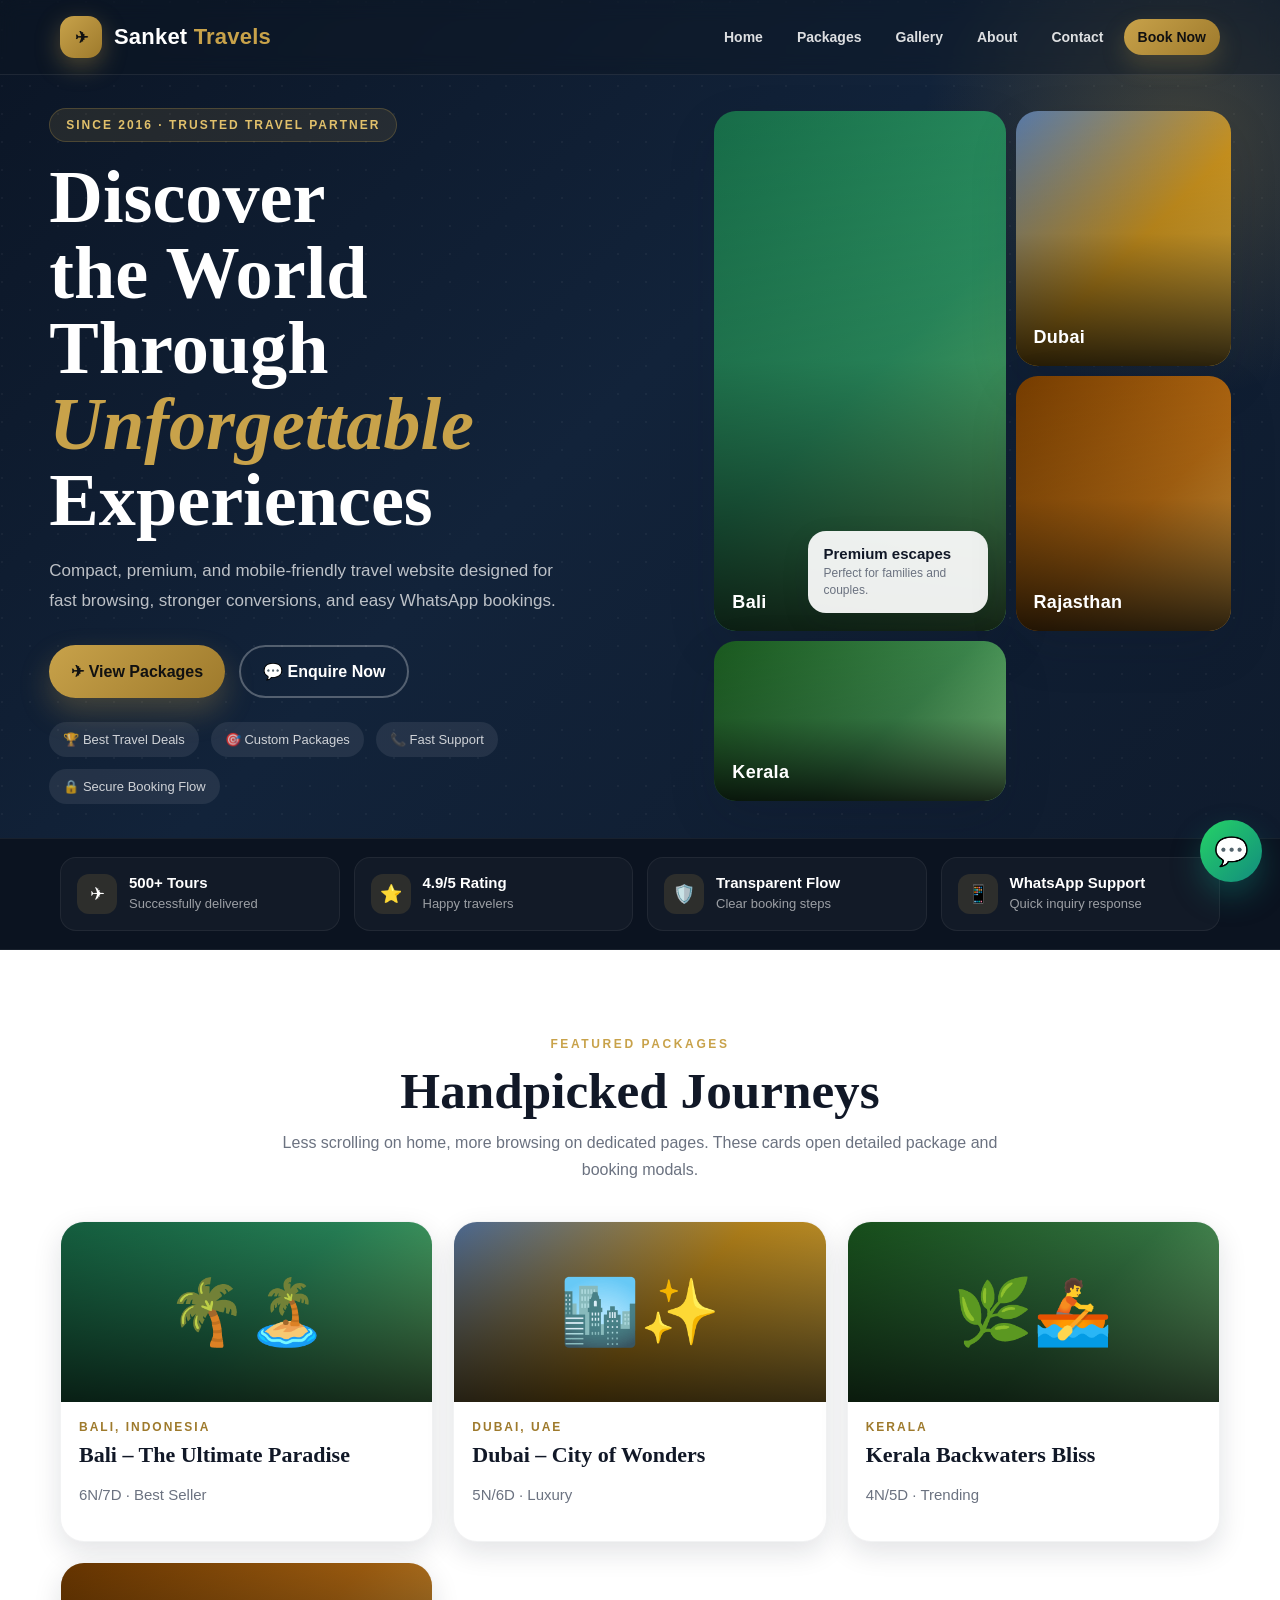
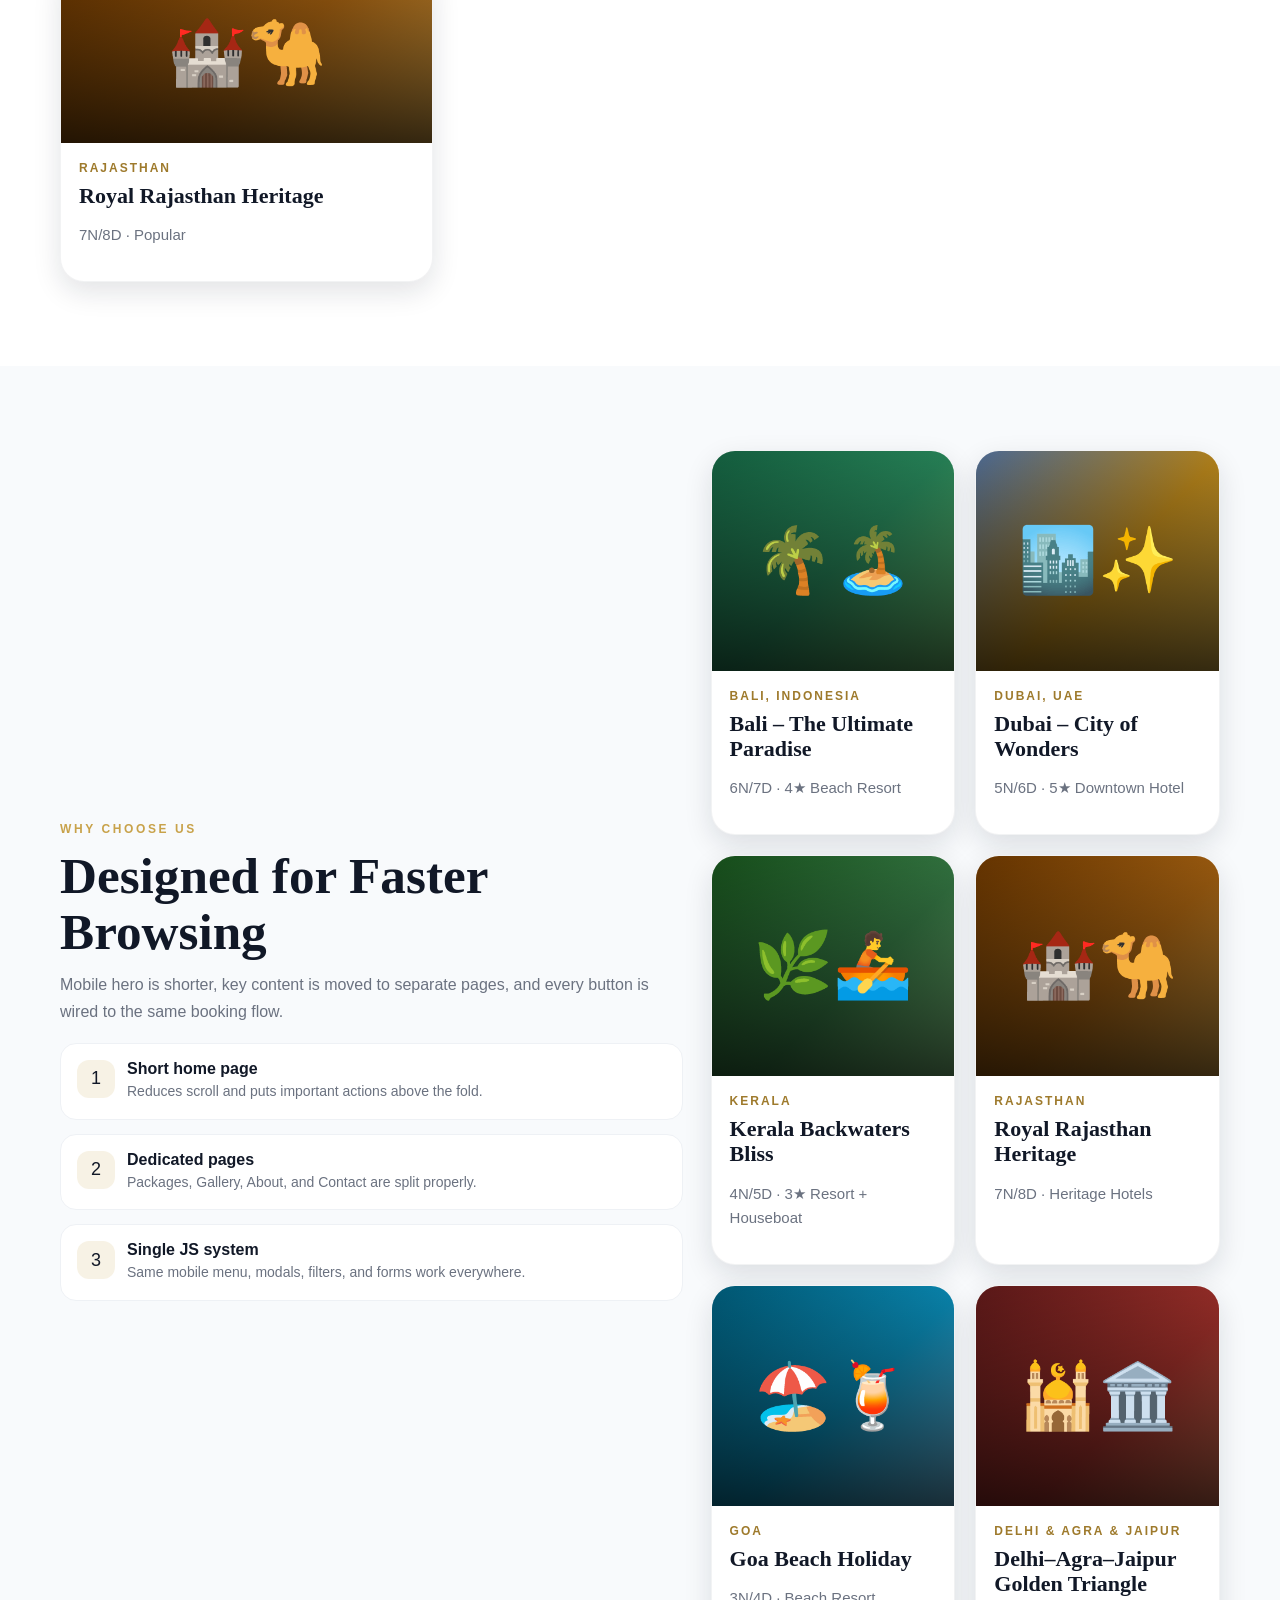
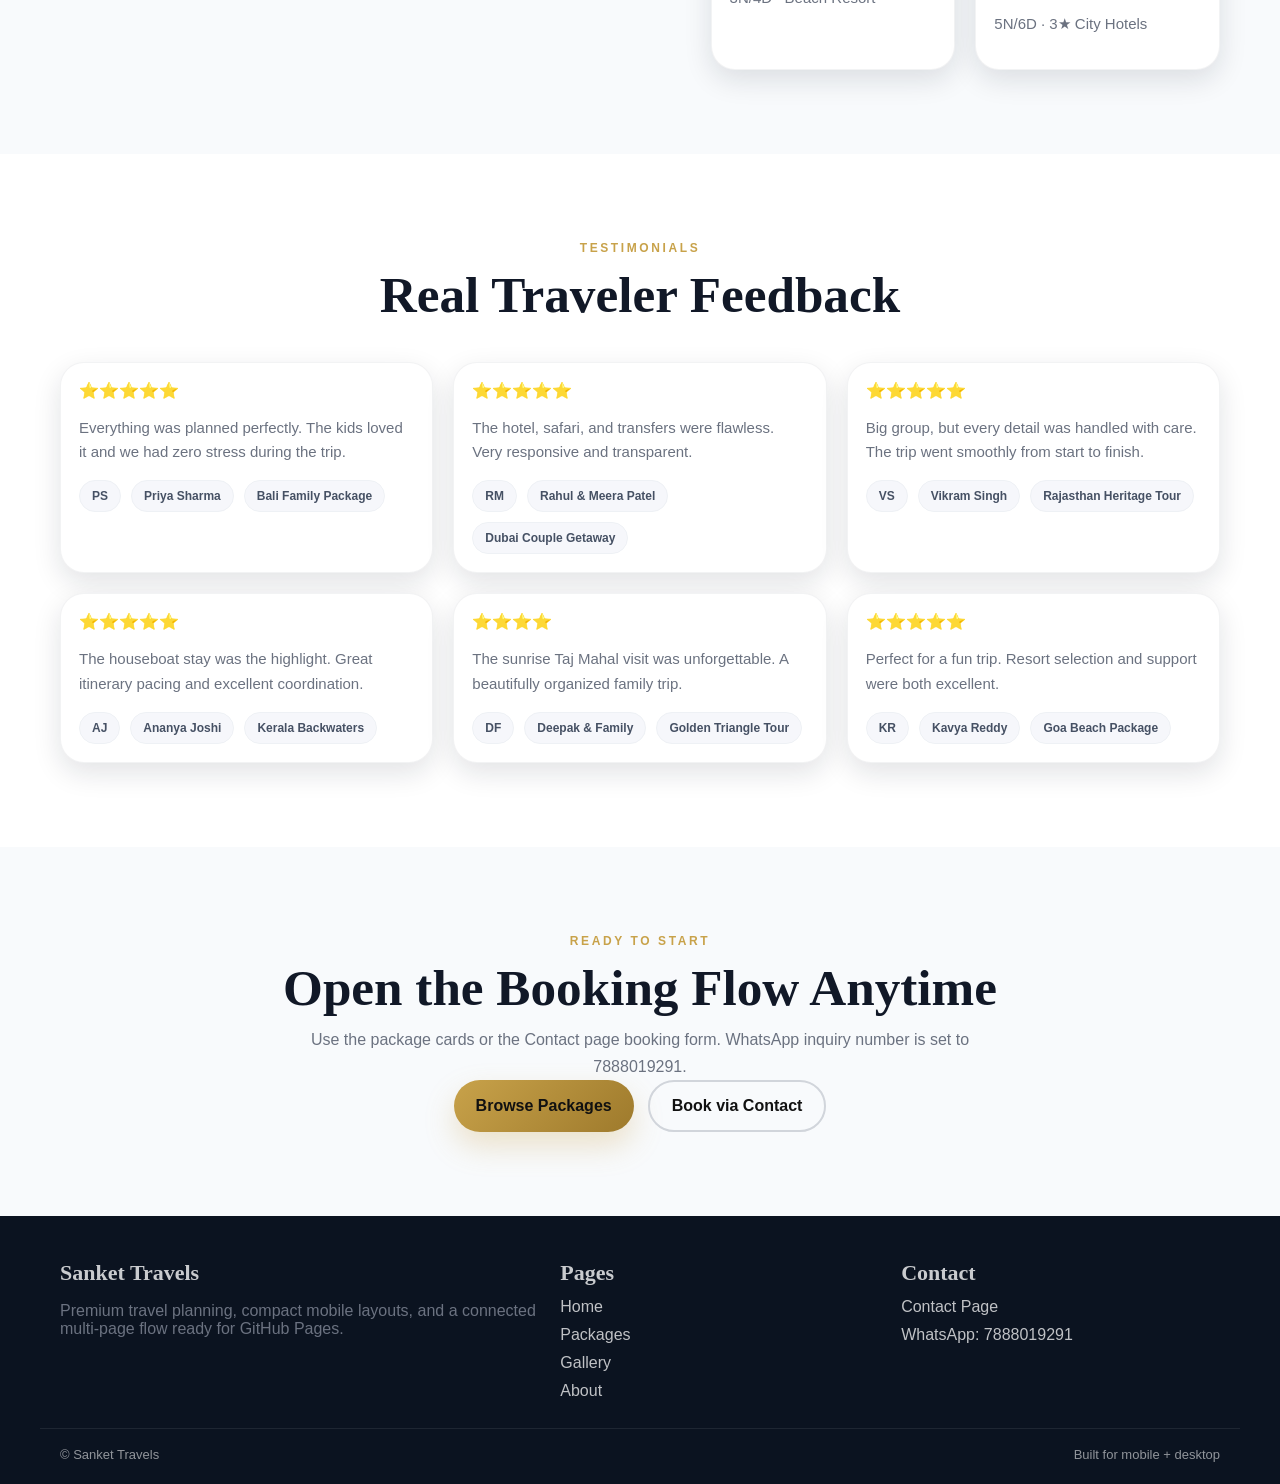
<file: index.html>
<!doctype html>
<html lang="en">
<head>
  <meta charset="UTF-8" />
  <meta name="viewport" content="width=device-width, initial-scale=1.0" />
  <title>Sanket Travels – Premium Travel Packages</title>
  <meta name="description" content="Sanket Travels offers premium travel packages across Bali, Dubai, Goa, Kerala, Rajasthan and more." />
  <meta name="theme-color" content="#0e1623" />
  <link rel="preconnect" href="https://fonts.googleapis.com">
  <link rel="preconnect" href="https://fonts.gstatic.com" crossorigin>
  <link href="https://fonts.googleapis.com/css2?family=Cormorant+Garamond:wght@600;700&family=Inter:wght@400;500;600;700;800&display=swap" rel="stylesheet">
  <link rel="stylesheet" href="assets/css/style.css" />
</head>
<body>
  <header class="navbar" id="navbar">
    <div class="container navbar-inner">
      <a class="brand" href="index.html">
        <div class="brand-mark">✈</div>
        <div class="brand-name">Sanket <span>Travels</span></div>
      </a>
      <nav class="nav-links">
        <a href="index.html" class="active">Home</a>
        <a href="packages.html" >Packages</a>
        <a href="gallery.html" >Gallery</a>
        <a href="about.html" >About</a>
        <a href="contact.html" >Contact</a>
        <a class="nav-cta" href="contact.html#booking">Book Now</a>
      </nav>
      <button class="hamburger" id="hamburger" aria-label="Open menu"><span></span><span></span><span></span></button>
    </div>
  </header>

  <nav class="mobile-menu" id="mobileMenu" aria-label="Mobile navigation">
    <a href="index.html" data-close-menu>🏠 Home</a>
    <a href="packages.html" data-close-menu>📦 Packages</a>
    <a href="gallery.html" data-close-menu>🖼️ Gallery</a>
    <a href="about.html" data-close-menu>👥 About</a>
    <a href="contact.html" data-close-menu>📞 Contact</a>
    <a href="contact.html#booking" class="mobile-book" data-close-menu>✈ Book Now</a>
  </nav>

  <main>
    <section class="hero" id="home">
      <div class="container hero-inner">
        <div>
          <div class="eyebrow">Since 2016 · Trusted Travel Partner</div>
          <h1>Discover the World Through <em>Unforgettable</em> Experiences</h1>
          <p>Compact, premium, and mobile-friendly travel website designed for fast browsing, stronger conversions, and easy WhatsApp bookings.</p>
          <div class="hero-actions">
            <button class="btn btn-primary" data-scroll="featured">✈ View Packages</button>
            <a class="btn btn-outline" href="contact.html#booking">💬 Enquire Now</a>
          </div>
          <div class="hero-badges">
            <div class="hero-badge">🏆 Best Travel Deals</div>
            <div class="hero-badge">🎯 Custom Packages</div>
            <div class="hero-badge">📞 Fast Support</div>
            <div class="hero-badge">🔒 Secure Booking Flow</div>
          </div>
        </div>
        <div class="hero-visual">
          <div class="hero-tile big">
            <div class="hero-art art-bali"><span>Bali</span></div>
            <div class="hero-card"><strong>Premium escapes</strong><span>Perfect for families and couples.</span></div>
          </div>
          <div class="hero-tile">
            <div class="hero-art art-dubai"><span>Dubai</span></div>
          </div>
          <div class="hero-tile">
            <div class="hero-art art-rajasthan"><span>Rajasthan</span></div>
          </div>
          <div class="hero-tile">
            <div class="hero-art art-kerala"><span>Kerala</span></div>
          </div>
        </div>
      </div>
    </section>

    <section class="trustbar">
      <div class="container trustbar-inner">
        <div class="trust-box"><div class="trust-ico">✈</div><div><strong>500+ Tours</strong><span>Successfully delivered</span></div></div>
        <div class="trust-box"><div class="trust-ico">⭐</div><div><strong>4.9/5 Rating</strong><span>Happy travelers</span></div></div>
        <div class="trust-box"><div class="trust-ico">🛡️</div><div><strong>Transparent Flow</strong><span>Clear booking steps</span></div></div>
        <div class="trust-box"><div class="trust-ico">📱</div><div><strong>WhatsApp Support</strong><span>Quick inquiry response</span></div></div>
      </div>
    </section>

    <section class="section section-alt" id="featured">
      <div class="container">
        <div class="section-header">
          <div class="section-kicker">Featured Packages</div>
          <h2 class="section-title">Handpicked Journeys</h2>
          <p class="section-sub">Less scrolling on home, more browsing on dedicated pages. These cards open detailed package and booking modals.</p>
        </div>
        <div class="grid grid-3" id="featuredPackagesGrid"></div>
      </div>
    </section>

    <section class="section section-soft">
      <div class="container two-col">
        <div>
          <div class="section-kicker">Why Choose Us</div>
          <h2 class="section-title">Designed for Faster Browsing</h2>
          <p class="section-sub mt-0">Mobile hero is shorter, key content is moved to separate pages, and every button is wired to the same booking flow.</p>
          <div class="copy-list">
            <div class="copy-item"><div class="ico">1</div><div><strong>Short home page</strong><span>Reduces scroll and puts important actions above the fold.</span></div></div>
            <div class="copy-item"><div class="ico">2</div><div><strong>Dedicated pages</strong><span>Packages, Gallery, About, and Contact are split properly.</span></div></div>
            <div class="copy-item"><div class="ico">3</div><div><strong>Single JS system</strong><span>Same mobile menu, modals, filters, and forms work everywhere.</span></div></div>
          </div>
        </div>
        <div class="grid grid-2" id="destinationsGrid"></div>
      </div>
    </section>

    <section class="section section-alt">
      <div class="container">
        <div class="section-header">
          <div class="section-kicker">Testimonials</div>
          <h2 class="section-title">Real Traveler Feedback</h2>
        </div>
        <div class="grid grid-3" id="testimonialsGrid"></div>
      </div>
    </section>

    <section class="section section-soft">
      <div class="container center">
        <div class="section-kicker">Ready to Start</div>
        <h2 class="section-title">Open the Booking Flow Anytime</h2>
        <p class="section-sub">Use the package cards or the Contact page booking form. WhatsApp inquiry number is set to 7888019291.</p>
        <div class="hero-actions" style="justify-content:center">
          <a class="btn btn-primary" href="packages.html">Browse Packages</a>
          <a class="btn btn-outline" href="contact.html#booking" style="color:#111;border-color:#d1d5db">Book via Contact</a>
        </div>
      </div>
    </section>
  </main>

  <footer class="footer">
    <div class="container footer-grid">
      <div>
        <h3>Sanket Travels</h3>
        <p class="muted">Premium travel planning, compact mobile layouts, and a connected multi-page flow ready for GitHub Pages.</p>
      </div>
      <div>
        <h3>Pages</h3>
        <div class="footer-links">
          <a href="index.html">Home</a>
          <a href="packages.html">Packages</a>
          <a href="gallery.html">Gallery</a>
          <a href="about.html">About</a>
        </div>
      </div>
      <div>
        <h3>Contact</h3>
        <div class="footer-links">
          <a href="contact.html">Contact Page</a>
          <a href="https://wa.me/917888019291" target="_blank" rel="noopener">WhatsApp: 7888019291</a>
        </div>
      </div>
    </div>
    <div class="container footer-bottom">
      <span>© Sanket Travels</span>
      <span>Built for mobile + desktop</span>
    </div>
  </footer>

  <a class="whatsapp-float" id="whatsappFloat" href="#" target="_blank" rel="noopener" aria-label="WhatsApp inquiry">💬</a>

  <div class="toast" id="toast" role="status" aria-live="polite">
    <div class="icon" id="toastIcon">✅</div>
    <div><strong id="toastTitle">Success</strong><div id="toastMsg">Done</div></div>
  </div>

  <div class="modal" id="packageModal" aria-hidden="true">
    <div class="modal-panel">
      <div class="modal-head">
        <h2 class="modal-title" id="packageModalTitle">Package Details</h2>
        <button class="modal-close" type="button" data-close-modal="#packageModal">×</button>
      </div>
      <div class="modal-body" id="packageModalBody"></div>
    </div>
  </div>

  <div class="modal" id="bookingModal" aria-hidden="true">
    <div class="modal-panel">
      <div class="modal-head">
        <h2 class="modal-title">Booking</h2>
        <button class="modal-close" type="button" data-close-modal="#bookingModal">×</button>
      </div>
      <div class="modal-body">
        <div class="booking-steps">
          <div class="step" id="bookingStep1">1. Package</div>
          <div class="step" id="bookingStep2">2. Details</div>
          <div class="step" id="bookingStep3">3. Confirm</div>
        </div>
        <div class="booking-split">
          <div id="bookingContent"></div>
          <aside class="summary" id="bookingSummary"></aside>
        </div>
      </div>
    </div>
  </div>

  <script src="assets/js/script.js"></script>
</body>
</html>
</file>
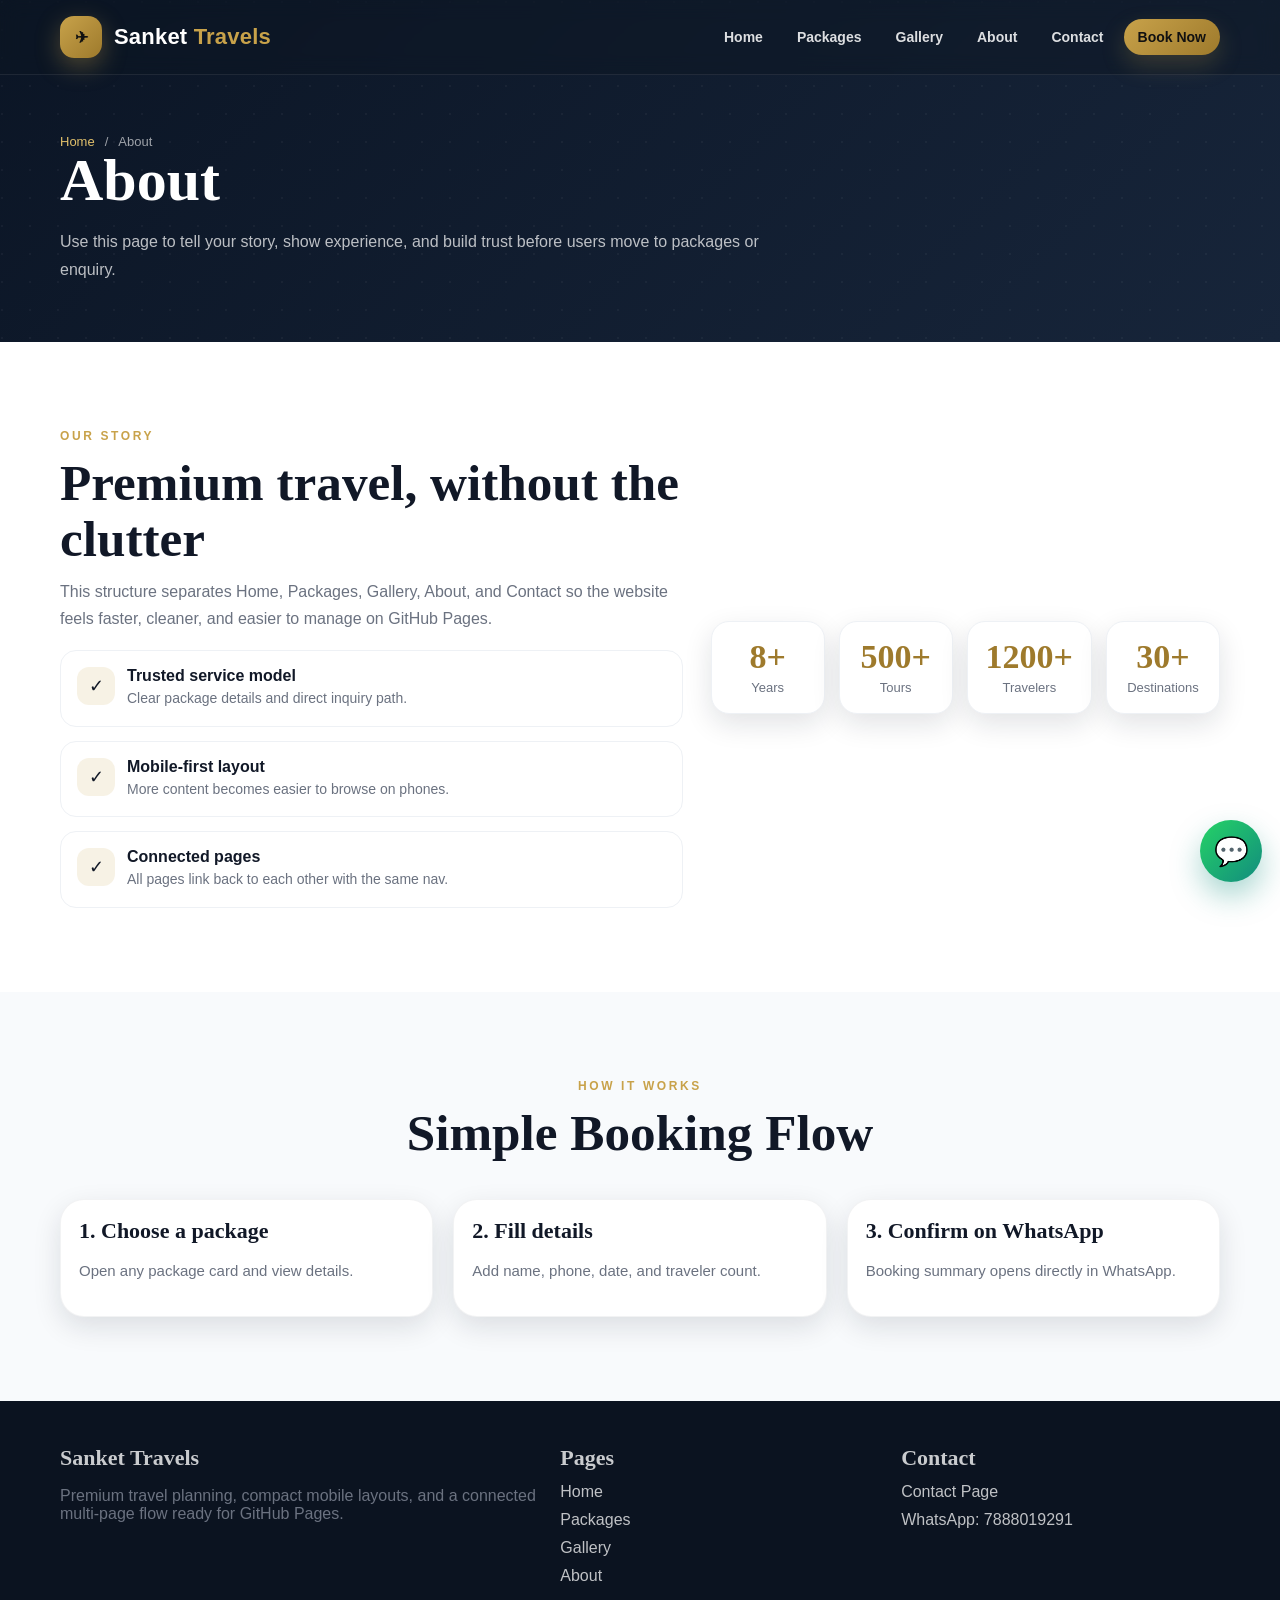
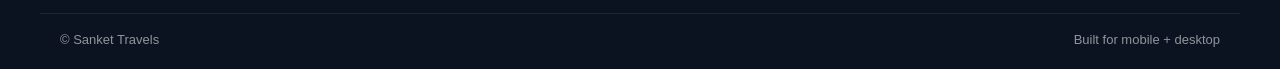
<file: about.html>
<!doctype html>
<html lang="en">
<head>
  <meta charset="UTF-8" />
  <meta name="viewport" content="width=device-width, initial-scale=1.0" />
  <title>Sanket Travels – About</title>
  <meta name="description" content="Learn about Sanket Travels, its service model and travel planning approach." />
  <meta name="theme-color" content="#0e1623" />
  <link rel="preconnect" href="https://fonts.googleapis.com">
  <link rel="preconnect" href="https://fonts.gstatic.com" crossorigin>
  <link href="https://fonts.googleapis.com/css2?family=Cormorant+Garamond:wght@600;700&family=Inter:wght@400;500;600;700;800&display=swap" rel="stylesheet">
  <link rel="stylesheet" href="assets/css/style.css" />
</head>
<body>
  <header class="navbar" id="navbar">
    <div class="container navbar-inner">
      <a class="brand" href="index.html">
        <div class="brand-mark">✈</div>
        <div class="brand-name">Sanket <span>Travels</span></div>
      </a>
      <nav class="nav-links">
        <a href="index.html" >Home</a>
        <a href="packages.html" >Packages</a>
        <a href="gallery.html" >Gallery</a>
        <a href="about.html" class="active">About</a>
        <a href="contact.html" >Contact</a>
        <a class="nav-cta" href="contact.html#booking">Book Now</a>
      </nav>
      <button class="hamburger" id="hamburger" aria-label="Open menu"><span></span><span></span><span></span></button>
    </div>
  </header>

  <nav class="mobile-menu" id="mobileMenu" aria-label="Mobile navigation">
    <a href="index.html" data-close-menu>🏠 Home</a>
    <a href="packages.html" data-close-menu>📦 Packages</a>
    <a href="gallery.html" data-close-menu>🖼️ Gallery</a>
    <a href="about.html" data-close-menu>👥 About</a>
    <a href="contact.html" data-close-menu>📞 Contact</a>
    <a href="contact.html#booking" class="mobile-book" data-close-menu>✈ Book Now</a>
  </nav>

  <main>
    <section class="page-hero">
      <div class="container page-hero-inner">
        <div class="breadcrumb"><a href="index.html">Home</a> / <span>About</span></div>
        <h1>About</h1>
        <p>Use this page to tell your story, show experience, and build trust before users move to packages or enquiry.</p>
      </div>
    </section>

    <section class="section section-alt">
      <div class="container two-col">
        <div>
          <div class="section-kicker">Our Story</div>
          <h2 class="section-title">Premium travel, without the clutter</h2>
          <p class="section-sub mt-0">This structure separates Home, Packages, Gallery, About, and Contact so the website feels faster, cleaner, and easier to manage on GitHub Pages.</p>
          <div class="copy-list">
            <div class="copy-item"><div class="ico">✓</div><div><strong>Trusted service model</strong><span>Clear package details and direct inquiry path.</span></div></div>
            <div class="copy-item"><div class="ico">✓</div><div><strong>Mobile-first layout</strong><span>More content becomes easier to browse on phones.</span></div></div>
            <div class="copy-item"><div class="ico">✓</div><div><strong>Connected pages</strong><span>All pages link back to each other with the same nav.</span></div></div>
          </div>
        </div>
        <div class="stats">
          <div class="stat"><strong>8+</strong><span>Years</span></div>
          <div class="stat"><strong>500+</strong><span>Tours</span></div>
          <div class="stat"><strong>1200+</strong><span>Travelers</span></div>
          <div class="stat"><strong>30+</strong><span>Destinations</span></div>
        </div>
      </div>
    </section>

    <section class="section section-soft">
      <div class="container">
        <div class="section-header">
          <div class="section-kicker">How It Works</div>
          <h2 class="section-title">Simple Booking Flow</h2>
        </div>
        <div class="grid grid-3">
          <div class="card"><div class="card-body"><h3 class="card-title" style="font-size:22px">1. Choose a package</h3><p class="card-text">Open any package card and view details.</p></div></div>
          <div class="card"><div class="card-body"><h3 class="card-title" style="font-size:22px">2. Fill details</h3><p class="card-text">Add name, phone, date, and traveler count.</p></div></div>
          <div class="card"><div class="card-body"><h3 class="card-title" style="font-size:22px">3. Confirm on WhatsApp</h3><p class="card-text">Booking summary opens directly in WhatsApp.</p></div></div>
        </div>
      </div>
    </section>
  </main>

  <footer class="footer">
    <div class="container footer-grid">
      <div>
        <h3>Sanket Travels</h3>
        <p class="muted">Premium travel planning, compact mobile layouts, and a connected multi-page flow ready for GitHub Pages.</p>
      </div>
      <div>
        <h3>Pages</h3>
        <div class="footer-links">
          <a href="index.html">Home</a>
          <a href="packages.html">Packages</a>
          <a href="gallery.html">Gallery</a>
          <a href="about.html">About</a>
        </div>
      </div>
      <div>
        <h3>Contact</h3>
        <div class="footer-links">
          <a href="contact.html">Contact Page</a>
          <a href="https://wa.me/917888019291" target="_blank" rel="noopener">WhatsApp: 7888019291</a>
        </div>
      </div>
    </div>
    <div class="container footer-bottom">
      <span>© Sanket Travels</span>
      <span>Built for mobile + desktop</span>
    </div>
  </footer>

  <a class="whatsapp-float" id="whatsappFloat" href="#" target="_blank" rel="noopener" aria-label="WhatsApp inquiry">💬</a>

  <div class="toast" id="toast" role="status" aria-live="polite">
    <div class="icon" id="toastIcon">✅</div>
    <div><strong id="toastTitle">Success</strong><div id="toastMsg">Done</div></div>
  </div>

  <div class="modal" id="packageModal" aria-hidden="true">
    <div class="modal-panel">
      <div class="modal-head">
        <h2 class="modal-title" id="packageModalTitle">Package Details</h2>
        <button class="modal-close" type="button" data-close-modal="#packageModal">×</button>
      </div>
      <div class="modal-body" id="packageModalBody"></div>
    </div>
  </div>

  <div class="modal" id="bookingModal" aria-hidden="true">
    <div class="modal-panel">
      <div class="modal-head">
        <h2 class="modal-title">Booking</h2>
        <button class="modal-close" type="button" data-close-modal="#bookingModal">×</button>
      </div>
      <div class="modal-body">
        <div class="booking-steps">
          <div class="step" id="bookingStep1">1. Package</div>
          <div class="step" id="bookingStep2">2. Details</div>
          <div class="step" id="bookingStep3">3. Confirm</div>
        </div>
        <div class="booking-split">
          <div id="bookingContent"></div>
          <aside class="summary" id="bookingSummary"></aside>
        </div>
      </div>
    </div>
  </div>

  <script src="assets/js/script.js"></script>
</body>
</html>
</file>
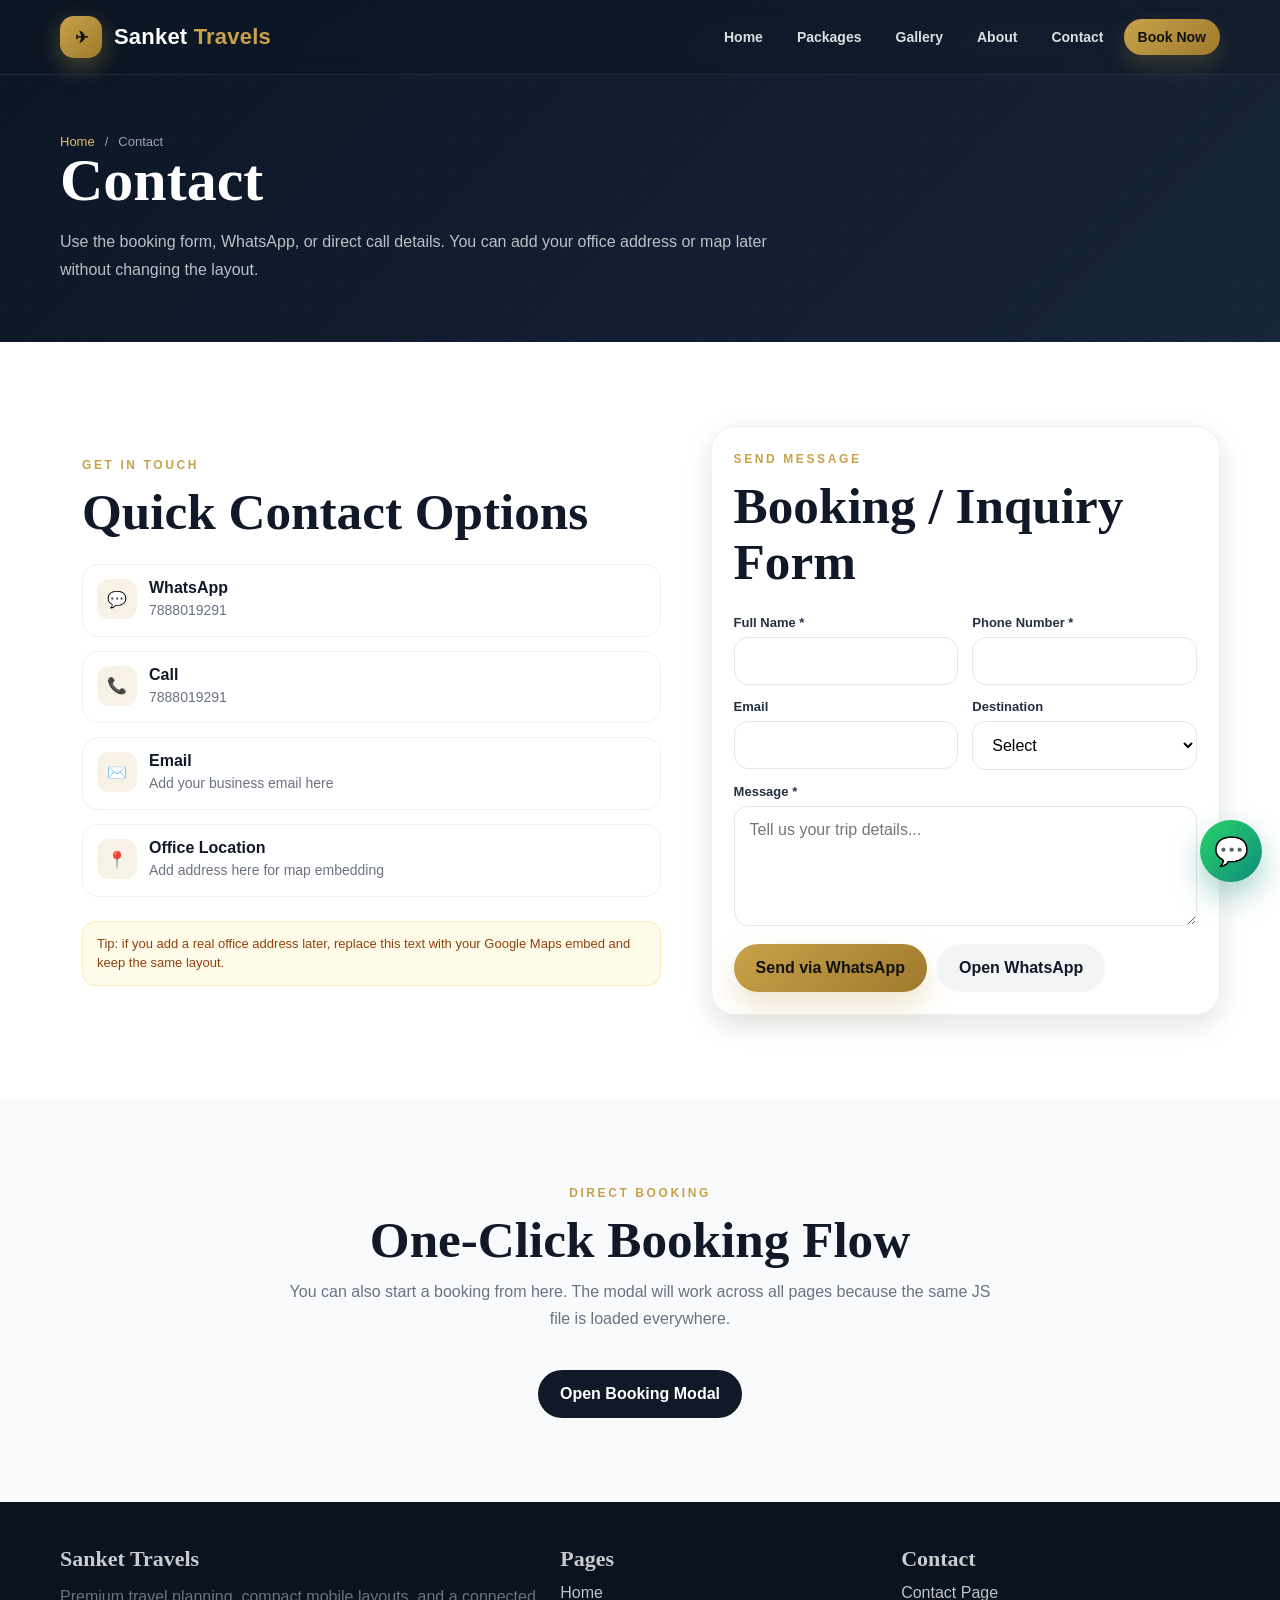
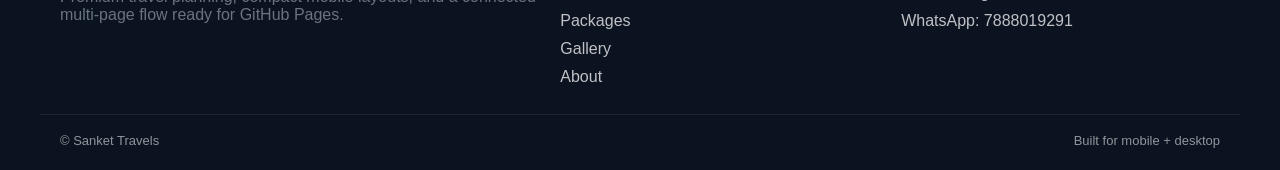
<file: contact.html>
<!doctype html>
<html lang="en">
<head>
  <meta charset="UTF-8" />
  <meta name="viewport" content="width=device-width, initial-scale=1.0" />
  <title>Sanket Travels – Contact</title>
  <meta name="description" content="Contact Sanket Travels through WhatsApp inquiry and booking form." />
  <meta name="theme-color" content="#0e1623" />
  <link rel="preconnect" href="https://fonts.googleapis.com">
  <link rel="preconnect" href="https://fonts.gstatic.com" crossorigin>
  <link href="https://fonts.googleapis.com/css2?family=Cormorant+Garamond:wght@600;700&family=Inter:wght@400;500;600;700;800&display=swap" rel="stylesheet">
  <link rel="stylesheet" href="assets/css/style.css" />
</head>
<body>
  <header class="navbar" id="navbar">
    <div class="container navbar-inner">
      <a class="brand" href="index.html">
        <div class="brand-mark">✈</div>
        <div class="brand-name">Sanket <span>Travels</span></div>
      </a>
      <nav class="nav-links">
        <a href="index.html" >Home</a>
        <a href="packages.html" >Packages</a>
        <a href="gallery.html" >Gallery</a>
        <a href="about.html" >About</a>
        <a href="contact.html" class="active">Contact</a>
        <a class="nav-cta" href="contact.html#booking">Book Now</a>
      </nav>
      <button class="hamburger" id="hamburger" aria-label="Open menu"><span></span><span></span><span></span></button>
    </div>
  </header>

  <nav class="mobile-menu" id="mobileMenu" aria-label="Mobile navigation">
    <a href="index.html" data-close-menu>🏠 Home</a>
    <a href="packages.html" data-close-menu>📦 Packages</a>
    <a href="gallery.html" data-close-menu>🖼️ Gallery</a>
    <a href="about.html" data-close-menu>👥 About</a>
    <a href="contact.html" data-close-menu>📞 Contact</a>
    <a href="contact.html#booking" class="mobile-book" data-close-menu>✈ Book Now</a>
  </nav>

  <main>
    <section class="page-hero">
      <div class="container page-hero-inner">
        <div class="breadcrumb"><a href="index.html">Home</a> / <span>Contact</span></div>
        <h1>Contact</h1>
        <p>Use the booking form, WhatsApp, or direct call details. You can add your office address or map later without changing the layout.</p>
      </div>
    </section>

    <section class="section section-alt">
      <div class="container two-col">
        <div class="contact-card">
          <div class="section-kicker">Get in Touch</div>
          <h2 class="section-title">Quick Contact Options</h2>
          <div class="contact-list mt-24">
            <div class="contact-line"><div class="ico">💬</div><div><strong>WhatsApp</strong><span>7888019291</span></div></div>
            <div class="contact-line"><div class="ico">📞</div><div><strong>Call</strong><span>7888019291</span></div></div>
            <div class="contact-line"><div class="ico">✉️</div><div><strong>Email</strong><span>Add your business email here</span></div></div>
            <div class="contact-line"><div class="ico">📍</div><div><strong>Office Location</strong><span>Add address here for map embedding</span></div></div>
          </div>
          <div class="note mt-24">Tip: if you add a real office address later, replace this text with your Google Maps embed and keep the same layout.</div>
        </div>

        <form class="form" id="contactForm">
          <div class="section-kicker">Send Message</div>
          <h2 class="section-title">Booking / Inquiry Form</h2>
          <div class="form-grid mt-24">
            <div class="field"><label for="contactName">Full Name *</label><input id="contactName" required></div>
            <div class="field"><label for="contactPhone">Phone Number *</label><input id="contactPhone" required></div>
          </div>
          <div class="form-grid">
            <div class="field"><label for="contactEmail">Email</label><input id="contactEmail" type="email"></div>
            <div class="field"><label for="contactDestination">Destination</label>
              <select id="contactDestination">
                <option value="">Select</option>
                <option>Bali</option><option>Dubai</option><option>Goa</option><option>Kerala</option><option>Rajasthan</option><option>Golden Triangle</option>
              </select>
            </div>
          </div>
          <div class="field">
            <label for="contactMessage">Message *</label>
            <textarea id="contactMessage" required placeholder="Tell us your trip details..."></textarea>
          </div>
          <div class="inline-actions">
            <button class="btn btn-primary" type="submit">Send via WhatsApp</button>
            <a class="btn btn-soft" href="https://wa.me/917888019291" target="_blank" rel="noopener">Open WhatsApp</a>
          </div>
        </form>
      </div>
    </section>

    <section class="section section-soft" id="booking">
      <div class="container">
        <div class="section-header">
          <div class="section-kicker">Direct Booking</div>
          <h2 class="section-title">One-Click Booking Flow</h2>
          <p class="section-sub">You can also start a booking from here. The modal will work across all pages because the same JS file is loaded everywhere.</p>
        </div>
        <div class="center">
          <button class="btn btn-dark" type="button" data-open-booking="1">Open Booking Modal</button>
        </div>
      </div>
    </section>
  </main>

  <footer class="footer">
    <div class="container footer-grid">
      <div>
        <h3>Sanket Travels</h3>
        <p class="muted">Premium travel planning, compact mobile layouts, and a connected multi-page flow ready for GitHub Pages.</p>
      </div>
      <div>
        <h3>Pages</h3>
        <div class="footer-links">
          <a href="index.html">Home</a>
          <a href="packages.html">Packages</a>
          <a href="gallery.html">Gallery</a>
          <a href="about.html">About</a>
        </div>
      </div>
      <div>
        <h3>Contact</h3>
        <div class="footer-links">
          <a href="contact.html">Contact Page</a>
          <a href="https://wa.me/917888019291" target="_blank" rel="noopener">WhatsApp: 7888019291</a>
        </div>
      </div>
    </div>
    <div class="container footer-bottom">
      <span>© Sanket Travels</span>
      <span>Built for mobile + desktop</span>
    </div>
  </footer>

  <a class="whatsapp-float" id="whatsappFloat" href="#" target="_blank" rel="noopener" aria-label="WhatsApp inquiry">💬</a>

  <div class="toast" id="toast" role="status" aria-live="polite">
    <div class="icon" id="toastIcon">✅</div>
    <div><strong id="toastTitle">Success</strong><div id="toastMsg">Done</div></div>
  </div>

  <div class="modal" id="packageModal" aria-hidden="true">
    <div class="modal-panel">
      <div class="modal-head">
        <h2 class="modal-title" id="packageModalTitle">Package Details</h2>
        <button class="modal-close" type="button" data-close-modal="#packageModal">×</button>
      </div>
      <div class="modal-body" id="packageModalBody"></div>
    </div>
  </div>

  <div class="modal" id="bookingModal" aria-hidden="true">
    <div class="modal-panel">
      <div class="modal-head">
        <h2 class="modal-title">Booking</h2>
        <button class="modal-close" type="button" data-close-modal="#bookingModal">×</button>
      </div>
      <div class="modal-body">
        <div class="booking-steps">
          <div class="step" id="bookingStep1">1. Package</div>
          <div class="step" id="bookingStep2">2. Details</div>
          <div class="step" id="bookingStep3">3. Confirm</div>
        </div>
        <div class="booking-split">
          <div id="bookingContent"></div>
          <aside class="summary" id="bookingSummary"></aside>
        </div>
      </div>
    </div>
  </div>

  <script src="assets/js/script.js"></script>
</body>
</html>
</file>
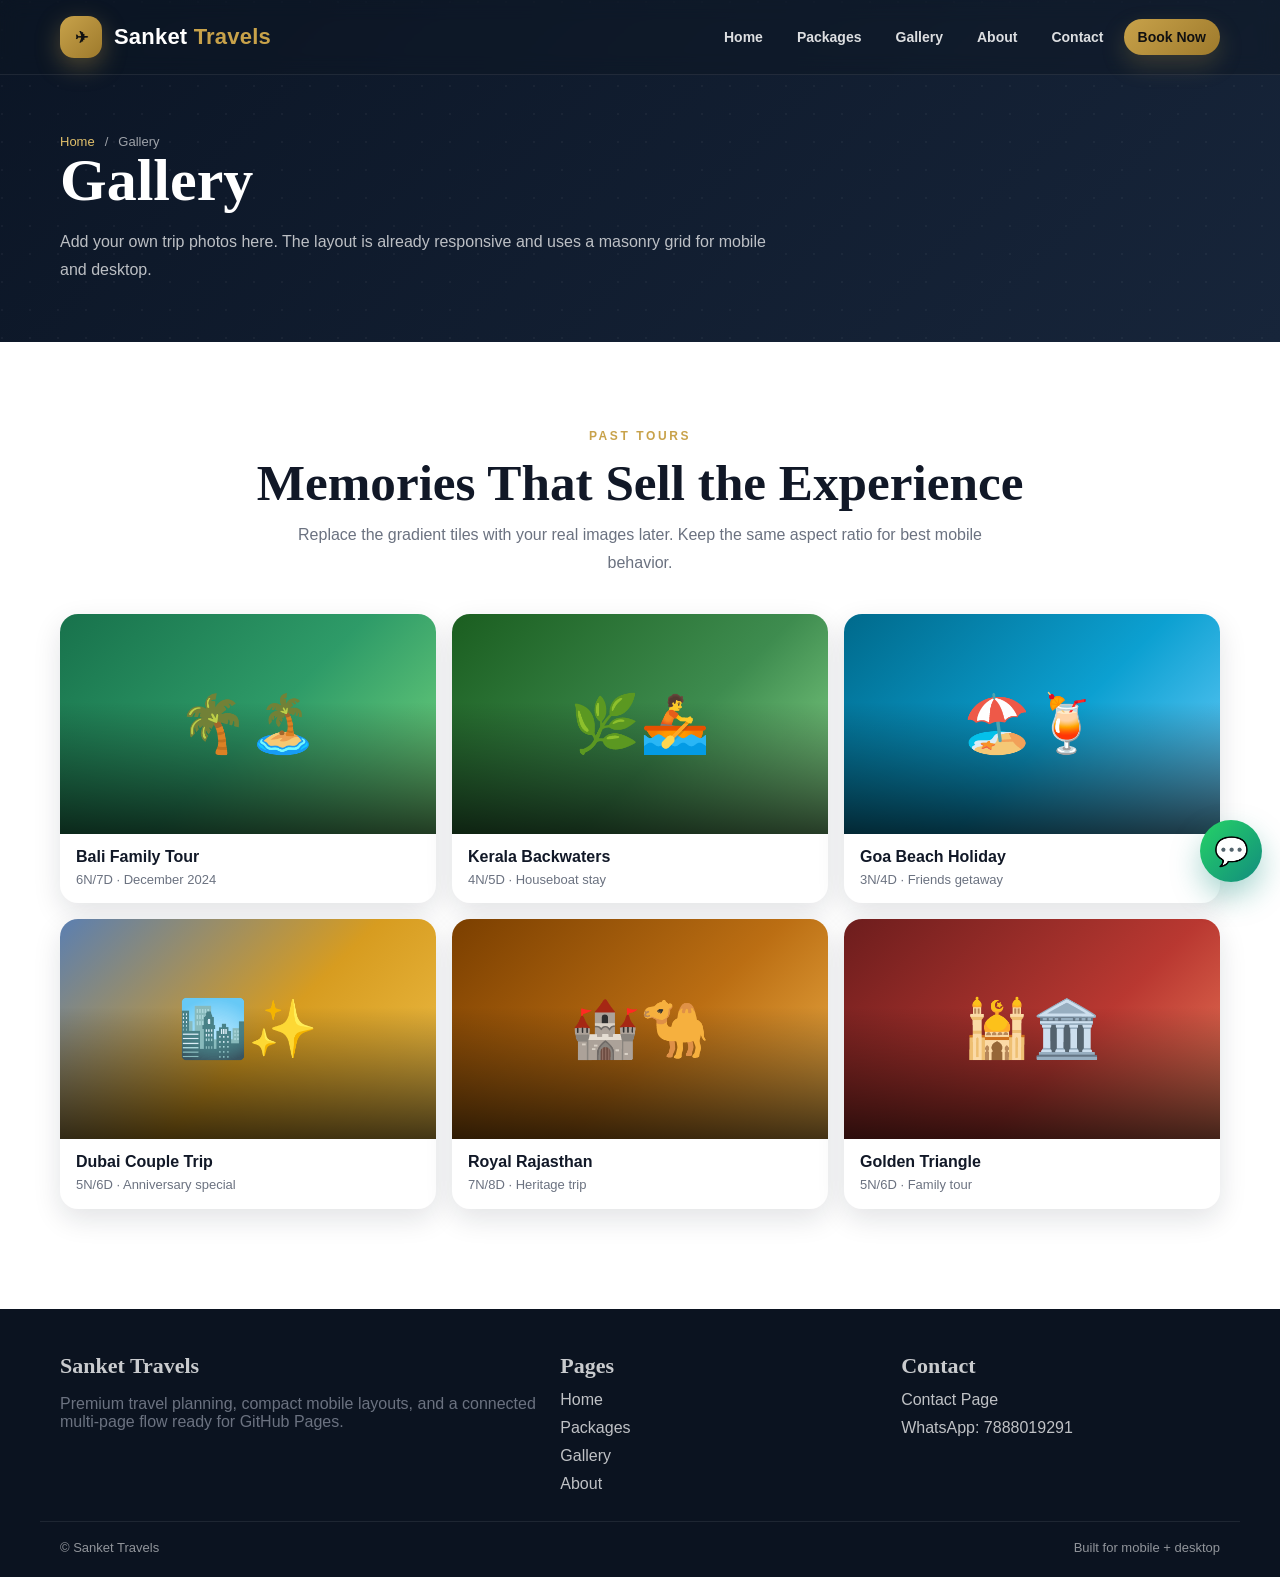
<file: gallery.html>
<!doctype html>
<html lang="en">
<head>
  <meta charset="UTF-8" />
  <meta name="viewport" content="width=device-width, initial-scale=1.0" />
  <title>Sanket Travels – Gallery</title>
  <meta name="description" content="Past tours and travel gallery for Sanket Travels." />
  <meta name="theme-color" content="#0e1623" />
  <link rel="preconnect" href="https://fonts.googleapis.com">
  <link rel="preconnect" href="https://fonts.gstatic.com" crossorigin>
  <link href="https://fonts.googleapis.com/css2?family=Cormorant+Garamond:wght@600;700&family=Inter:wght@400;500;600;700;800&display=swap" rel="stylesheet">
  <link rel="stylesheet" href="assets/css/style.css" />
</head>
<body>
  <header class="navbar" id="navbar">
    <div class="container navbar-inner">
      <a class="brand" href="index.html">
        <div class="brand-mark">✈</div>
        <div class="brand-name">Sanket <span>Travels</span></div>
      </a>
      <nav class="nav-links">
        <a href="index.html" >Home</a>
        <a href="packages.html" >Packages</a>
        <a href="gallery.html" class="active">Gallery</a>
        <a href="about.html" >About</a>
        <a href="contact.html" >Contact</a>
        <a class="nav-cta" href="contact.html#booking">Book Now</a>
      </nav>
      <button class="hamburger" id="hamburger" aria-label="Open menu"><span></span><span></span><span></span></button>
    </div>
  </header>

  <nav class="mobile-menu" id="mobileMenu" aria-label="Mobile navigation">
    <a href="index.html" data-close-menu>🏠 Home</a>
    <a href="packages.html" data-close-menu>📦 Packages</a>
    <a href="gallery.html" data-close-menu>🖼️ Gallery</a>
    <a href="about.html" data-close-menu>👥 About</a>
    <a href="contact.html" data-close-menu>📞 Contact</a>
    <a href="contact.html#booking" class="mobile-book" data-close-menu>✈ Book Now</a>
  </nav>

  <main>
    <section class="page-hero">
      <div class="container page-hero-inner">
        <div class="breadcrumb"><a href="index.html">Home</a> / <span>Gallery</span></div>
        <h1>Gallery</h1>
        <p>Add your own trip photos here. The layout is already responsive and uses a masonry grid for mobile and desktop.</p>
      </div>
    </section>

    <section class="section section-alt">
      <div class="container">
        <div class="section-header">
          <div class="section-kicker">Past Tours</div>
          <h2 class="section-title">Memories That Sell the Experience</h2>
          <p class="section-sub">Replace the gradient tiles with your real images later. Keep the same aspect ratio for best mobile behavior.</p>
        </div>
        <div class="masonry" id="galleryGrid"></div>
      </div>
    </section>
  </main>

  <footer class="footer">
    <div class="container footer-grid">
      <div>
        <h3>Sanket Travels</h3>
        <p class="muted">Premium travel planning, compact mobile layouts, and a connected multi-page flow ready for GitHub Pages.</p>
      </div>
      <div>
        <h3>Pages</h3>
        <div class="footer-links">
          <a href="index.html">Home</a>
          <a href="packages.html">Packages</a>
          <a href="gallery.html">Gallery</a>
          <a href="about.html">About</a>
        </div>
      </div>
      <div>
        <h3>Contact</h3>
        <div class="footer-links">
          <a href="contact.html">Contact Page</a>
          <a href="https://wa.me/917888019291" target="_blank" rel="noopener">WhatsApp: 7888019291</a>
        </div>
      </div>
    </div>
    <div class="container footer-bottom">
      <span>© Sanket Travels</span>
      <span>Built for mobile + desktop</span>
    </div>
  </footer>

  <a class="whatsapp-float" id="whatsappFloat" href="#" target="_blank" rel="noopener" aria-label="WhatsApp inquiry">💬</a>

  <div class="toast" id="toast" role="status" aria-live="polite">
    <div class="icon" id="toastIcon">✅</div>
    <div><strong id="toastTitle">Success</strong><div id="toastMsg">Done</div></div>
  </div>

  <div class="modal" id="packageModal" aria-hidden="true">
    <div class="modal-panel">
      <div class="modal-head">
        <h2 class="modal-title" id="packageModalTitle">Package Details</h2>
        <button class="modal-close" type="button" data-close-modal="#packageModal">×</button>
      </div>
      <div class="modal-body" id="packageModalBody"></div>
    </div>
  </div>

  <div class="modal" id="bookingModal" aria-hidden="true">
    <div class="modal-panel">
      <div class="modal-head">
        <h2 class="modal-title">Booking</h2>
        <button class="modal-close" type="button" data-close-modal="#bookingModal">×</button>
      </div>
      <div class="modal-body">
        <div class="booking-steps">
          <div class="step" id="bookingStep1">1. Package</div>
          <div class="step" id="bookingStep2">2. Details</div>
          <div class="step" id="bookingStep3">3. Confirm</div>
        </div>
        <div class="booking-split">
          <div id="bookingContent"></div>
          <aside class="summary" id="bookingSummary"></aside>
        </div>
      </div>
    </div>
  </div>

  <script src="assets/js/script.js"></script>
</body>
</html>
</file>
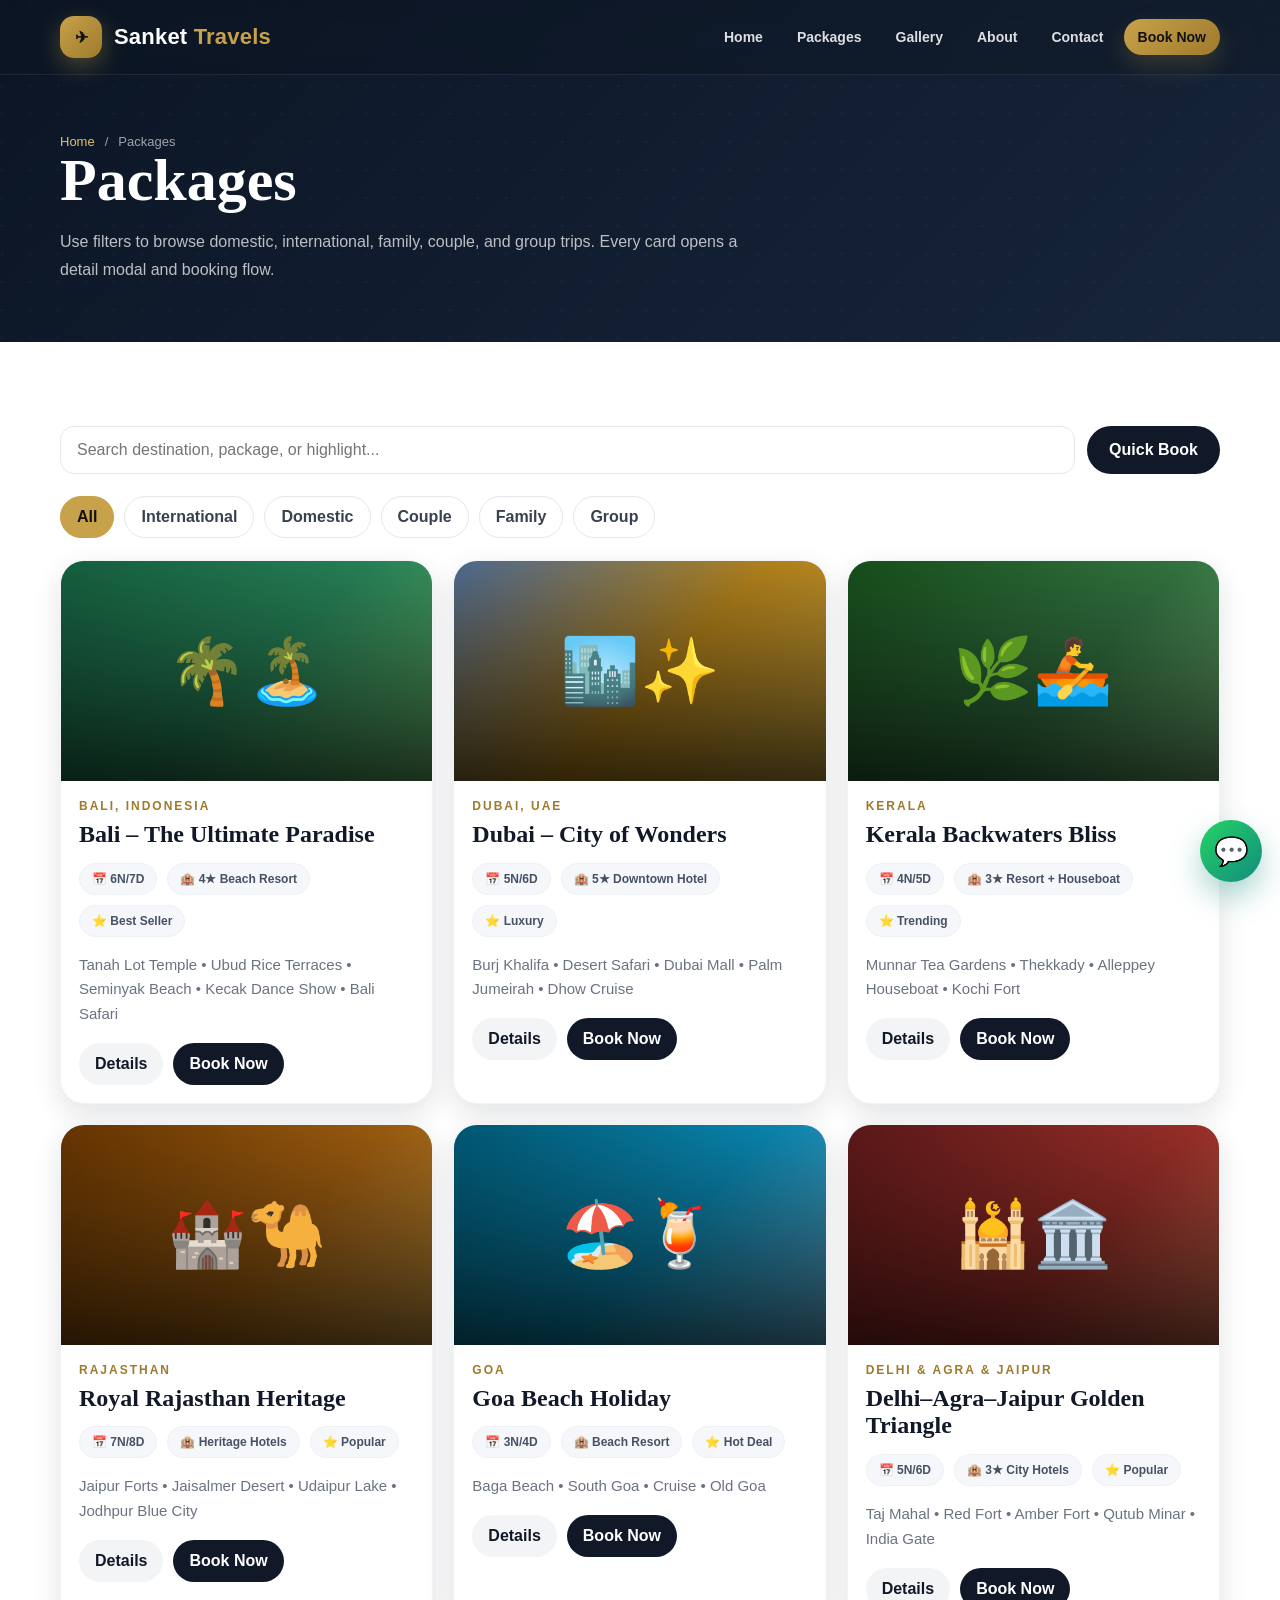
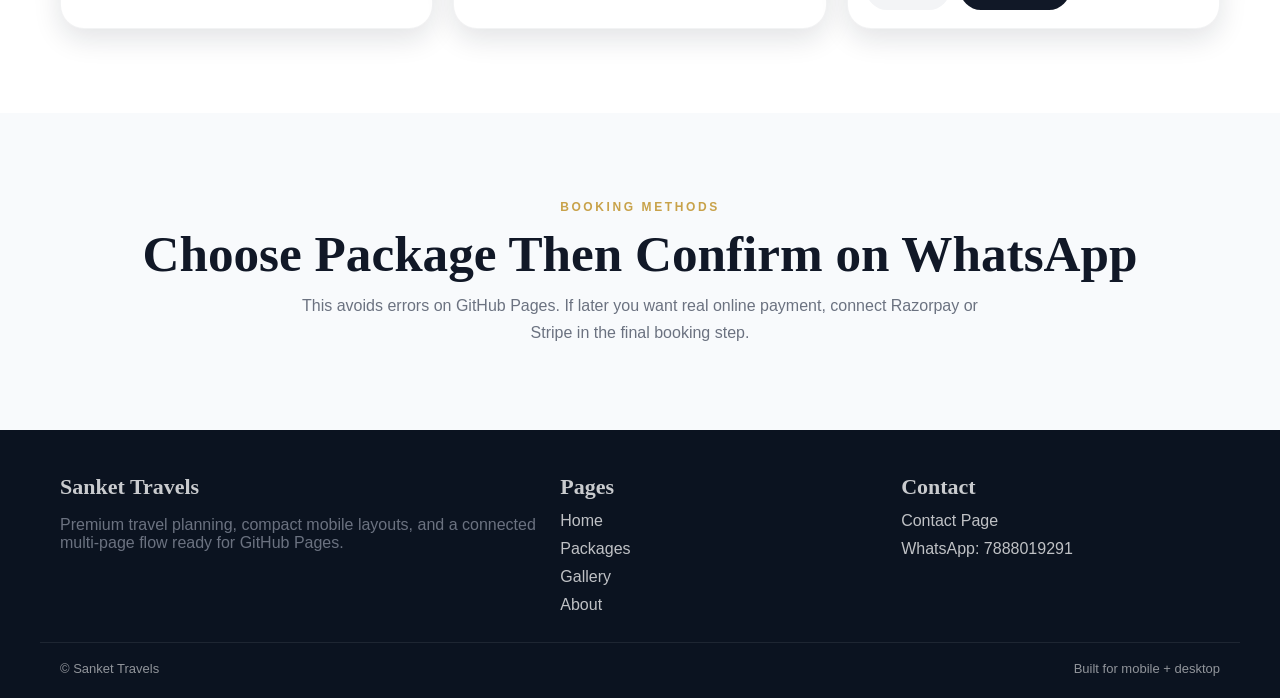
<file: packages.html>
<!doctype html>
<html lang="en">
<head>
  <meta charset="UTF-8" />
  <meta name="viewport" content="width=device-width, initial-scale=1.0" />
  <title>Sanket Travels – Packages</title>
  <meta name="description" content="Explore all Sanket Travels packages with booking and enquiry options." />
  <meta name="theme-color" content="#0e1623" />
  <link rel="preconnect" href="https://fonts.googleapis.com">
  <link rel="preconnect" href="https://fonts.gstatic.com" crossorigin>
  <link href="https://fonts.googleapis.com/css2?family=Cormorant+Garamond:wght@600;700&family=Inter:wght@400;500;600;700;800&display=swap" rel="stylesheet">
  <link rel="stylesheet" href="assets/css/style.css" />
</head>
<body>
  <header class="navbar" id="navbar">
    <div class="container navbar-inner">
      <a class="brand" href="index.html">
        <div class="brand-mark">✈</div>
        <div class="brand-name">Sanket <span>Travels</span></div>
      </a>
      <nav class="nav-links">
        <a href="index.html" >Home</a>
        <a href="packages.html" class="active">Packages</a>
        <a href="gallery.html" >Gallery</a>
        <a href="about.html" >About</a>
        <a href="contact.html" >Contact</a>
        <a class="nav-cta" href="contact.html#booking">Book Now</a>
      </nav>
      <button class="hamburger" id="hamburger" aria-label="Open menu"><span></span><span></span><span></span></button>
    </div>
  </header>

  <nav class="mobile-menu" id="mobileMenu" aria-label="Mobile navigation">
    <a href="index.html" data-close-menu>🏠 Home</a>
    <a href="packages.html" data-close-menu>📦 Packages</a>
    <a href="gallery.html" data-close-menu>🖼️ Gallery</a>
    <a href="about.html" data-close-menu>👥 About</a>
    <a href="contact.html" data-close-menu>📞 Contact</a>
    <a href="contact.html#booking" class="mobile-book" data-close-menu>✈ Book Now</a>
  </nav>

  <main>
    <section class="page-hero">
      <div class="container page-hero-inner">
        <div class="breadcrumb"><a href="index.html">Home</a> / <span>Packages</span></div>
        <h1>Packages</h1>
        <p>Use filters to browse domestic, international, family, couple, and group trips. Every card opens a detail modal and booking flow.</p>
      </div>
    </section>

    <section class="section section-alt">
      <div class="container">
        <div class="search-row">
          <input id="packageSearch" type="search" placeholder="Search destination, package, or highlight..." />
          <button class="btn btn-dark" type="button" data-open-booking="1">Quick Book</button>
        </div>
        <div class="filterbar">
          <button class="filter active" data-filter="all">All</button>
          <button class="filter" data-filter="international">International</button>
          <button class="filter" data-filter="domestic">Domestic</button>
          <button class="filter" data-filter="couple">Couple</button>
          <button class="filter" data-filter="family">Family</button>
          <button class="filter" data-filter="group">Group</button>
        </div>
        <div class="grid grid-3" id="packagesGrid"></div>
      </div>
    </section>

    <section class="section section-soft" id="booking">
      <div class="container center">
        <div class="section-kicker">Booking Methods</div>
        <h2 class="section-title">Choose Package Then Confirm on WhatsApp</h2>
        <p class="section-sub">This avoids errors on GitHub Pages. If later you want real online payment, connect Razorpay or Stripe in the final booking step.</p>
      </div>
    </section>
  </main>

  <footer class="footer">
    <div class="container footer-grid">
      <div>
        <h3>Sanket Travels</h3>
        <p class="muted">Premium travel planning, compact mobile layouts, and a connected multi-page flow ready for GitHub Pages.</p>
      </div>
      <div>
        <h3>Pages</h3>
        <div class="footer-links">
          <a href="index.html">Home</a>
          <a href="packages.html">Packages</a>
          <a href="gallery.html">Gallery</a>
          <a href="about.html">About</a>
        </div>
      </div>
      <div>
        <h3>Contact</h3>
        <div class="footer-links">
          <a href="contact.html">Contact Page</a>
          <a href="https://wa.me/917888019291" target="_blank" rel="noopener">WhatsApp: 7888019291</a>
        </div>
      </div>
    </div>
    <div class="container footer-bottom">
      <span>© Sanket Travels</span>
      <span>Built for mobile + desktop</span>
    </div>
  </footer>

  <a class="whatsapp-float" id="whatsappFloat" href="#" target="_blank" rel="noopener" aria-label="WhatsApp inquiry">💬</a>

  <div class="toast" id="toast" role="status" aria-live="polite">
    <div class="icon" id="toastIcon">✅</div>
    <div><strong id="toastTitle">Success</strong><div id="toastMsg">Done</div></div>
  </div>

  <div class="modal" id="packageModal" aria-hidden="true">
    <div class="modal-panel">
      <div class="modal-head">
        <h2 class="modal-title" id="packageModalTitle">Package Details</h2>
        <button class="modal-close" type="button" data-close-modal="#packageModal">×</button>
      </div>
      <div class="modal-body" id="packageModalBody"></div>
    </div>
  </div>

  <div class="modal" id="bookingModal" aria-hidden="true">
    <div class="modal-panel">
      <div class="modal-head">
        <h2 class="modal-title">Booking</h2>
        <button class="modal-close" type="button" data-close-modal="#bookingModal">×</button>
      </div>
      <div class="modal-body">
        <div class="booking-steps">
          <div class="step" id="bookingStep1">1. Package</div>
          <div class="step" id="bookingStep2">2. Details</div>
          <div class="step" id="bookingStep3">3. Confirm</div>
        </div>
        <div class="booking-split">
          <div id="bookingContent"></div>
          <aside class="summary" id="bookingSummary"></aside>
        </div>
      </div>
    </div>
  </div>

  <script src="assets/js/script.js"></script>
</body>
</html>
</file>
<file: assets/css/style.css>
:root{
  --bg:#f6f1e7;
  --bg-soft:#ece3d2;
  --ink:#111827;
  --ink-soft:#374151;
  --muted:#6b7280;
  --gold:#c8a24a;
  --gold-2:#e1c06b;
  --gold-dark:#9e7a2c;
  --nav:#0e1623;
  --nav-2:#182437;
  --white:#fff;
  --danger:#dc2626;
  --success:#16a34a;
  --radius:20px;
  --radius-sm:14px;
  --shadow:0 18px 50px rgba(15,23,42,.12);
  --shadow-2:0 10px 28px rgba(15,23,42,.12);
  --max:1200px;
}
*{box-sizing:border-box}
html{scroll-behavior:smooth}
body{margin:0;font-family:Arial,Helvetica,sans-serif;background:var(--bg);color:var(--ink);overflow-x:hidden}
img{max-width:100%;display:block}
a{color:inherit;text-decoration:none}
button,input,select,textarea{font:inherit}
h1,h2,h3,h4{font-family:Georgia, 'Times New Roman', serif;margin:0}
em{font-style:italic;color:var(--gold)}
.container{max-width:var(--max);margin:0 auto;padding:0 20px}
.section{padding:84px 0}
.section-header{text-align:center;margin-bottom:38px}
.section-kicker{display:inline-flex;align-items:center;gap:8px;font-size:12px;font-weight:800;letter-spacing:2.6px;text-transform:uppercase;color:var(--gold);margin-bottom:12px}
.section-title{font-size:clamp(30px,4vw,52px);line-height:1.1;margin-bottom:10px}
.section-sub{max-width:720px;margin:0 auto;color:var(--muted);line-height:1.7;font-size:16px}

/* NAV */
.navbar{
  position:fixed;top:0;left:0;right:0;z-index:1000;
  background:rgba(14,22,35,.42);backdrop-filter:blur(10px);
  transition:all .25s ease;border-bottom:1px solid rgba(255,255,255,.08)
}
.navbar.scrolled{background:rgba(14,22,35,.96);box-shadow:0 8px 24px rgba(0,0,0,.16)}
.navbar-inner{height:74px;display:flex;align-items:center;justify-content:space-between;gap:16px}
.brand{display:flex;align-items:center;gap:12px;min-width:max-content}
.brand-mark{
  width:42px;height:42px;border-radius:14px;background:linear-gradient(135deg,var(--gold),var(--gold-dark));
  display:grid;place-items:center;color:#111;font-weight:900;box-shadow:0 8px 24px rgba(200,162,74,.35)
}
.brand-name{color:var(--white);font-size:22px;font-weight:700;letter-spacing:.2px}
.brand-name span{color:var(--gold)}
.nav-links{display:flex;align-items:center;gap:6px}
.nav-links a{
  color:rgba(255,255,255,.86);font-size:14px;font-weight:600;padding:10px 14px;border-radius:999px;
  transition:all .2s ease
}
.nav-links a:hover{background:rgba(255,255,255,.08);color:var(--gold-2)}
.nav-cta{
  background:linear-gradient(135deg,var(--gold),var(--gold-dark));color:#111 !important;
  box-shadow:0 10px 24px rgba(200,162,74,.22)
}
.nav-cta:hover{transform:translateY(-1px)}
.hamburger{
  display:none;border:0;background:transparent;color:#fff;cursor:pointer;width:42px;height:42px;border-radius:12px
}
.hamburger span{display:block;height:2px;width:22px;background:#fff;border-radius:2px;margin:5px auto;transition:all .2s}
.mobile-menu{
  display:none;position:fixed;inset:74px 0 auto 0;z-index:999;background:rgba(14,22,35,.98);
  border-top:1px solid rgba(255,255,255,.08);padding:16px 16px 20px
}
.mobile-menu.open{display:grid;gap:8px}
.mobile-menu a{
  padding:14px 16px;border-radius:14px;background:rgba(255,255,255,.04);color:#fff;font-weight:600
}
.mobile-menu a:hover{background:rgba(255,255,255,.08);color:var(--gold-2)}
.mobile-menu .mobile-book{background:linear-gradient(135deg,var(--gold),var(--gold-dark));color:#111}

/* HERO */
.hero{
  padding-top:74px;min-height:92vh;display:flex;align-items:center;position:relative;overflow:hidden;
  background:linear-gradient(135deg,#0b1525 0%,#12233a 48%,#0f1b2d 100%);
}
.hero::before{
  content:"";position:absolute;inset:0;
  background-image:radial-gradient(circle at 2px 2px, rgba(255,255,255,.8) 1px, transparent 0);
  background-size:28px 28px;opacity:.05
}
.hero::after{
  content:"";position:absolute;right:-160px;top:-120px;width:520px;height:520px;border-radius:50%;
  background:radial-gradient(circle, rgba(200,162,74,.26) 0%, transparent 70%)
}
.hero-inner{
  position:relative;z-index:2;display:grid;grid-template-columns:1.1fr .9fr;gap:34px;align-items:center;padding:34px 0
}
.eyebrow{
  display:inline-flex;align-items:center;gap:10px;padding:9px 16px;border-radius:999px;
  border:1px solid rgba(200,162,74,.25);background:rgba(200,162,74,.12);color:var(--gold-2);
  text-transform:uppercase;font-size:12px;font-weight:800;letter-spacing:2px;margin-bottom:18px
}
.hero h1{
  color:#fff;font-size:clamp(44px,5.8vw,76px);line-height:1.02;max-width:10ch;margin-bottom:16px
}
.hero p{
  color:rgba(255,255,255,.72);font-size:17px;line-height:1.8;max-width:56ch;margin-bottom:28px
}
.hero-actions{display:flex;gap:14px;flex-wrap:wrap}
.btn{
  display:inline-flex;align-items:center;justify-content:center;gap:10px;border:0;cursor:pointer;
  padding:15px 22px;border-radius:999px;font-weight:800;transition:all .2s ease
}
.btn-primary{background:linear-gradient(135deg,var(--gold),var(--gold-dark));color:#111;box-shadow:0 14px 30px rgba(200,162,74,.28)}
.btn-outline{background:transparent;color:#fff;border:2px solid rgba(255,255,255,.28)}
.btn-outline:hover{border-color:var(--gold-2);color:var(--gold-2)}
.btn-primary:hover{transform:translateY(-1px)}
.hero-badges{display:flex;flex-wrap:wrap;gap:12px;margin-top:24px}
.hero-badge{
  display:flex;align-items:center;gap:10px;padding:10px 14px;border-radius:999px;background:rgba(255,255,255,.08);
  color:rgba(255,255,255,.78);font-size:13px
}
.hero-visual{
  display:grid;grid-template-columns:1.15fr .85fr;gap:10px;min-height:520px
}
.hero-tile{
  position:relative;border-radius:22px;overflow:hidden;box-shadow:var(--shadow);min-height:160px
}
.hero-tile.big{grid-row:span 2;min-height:520px}
.hero-art{
  position:absolute;inset:0;display:flex;align-items:flex-end;padding:18px;
  color:#fff;font-weight:800;font-size:18px;letter-spacing:.3px
}
.hero-art::before{
  content:"";position:absolute;inset:0;background:linear-gradient(to top, rgba(0,0,0,.82) 0%, rgba(0,0,0,.18) 52%, rgba(0,0,0,.05) 100%)
}
.hero-art > span{position:relative;z-index:1}
.art-bali{background:linear-gradient(135deg,#18724c,#2e9b68 52%,#78d87e)}
.art-dubai{background:linear-gradient(135deg,#5b7fb1,#d79c20 54%,#efc04a)}
.art-goa{background:linear-gradient(135deg,#006a8c,#0ca0d1 55%,#73d2ff)}
.art-kerala{background:linear-gradient(135deg,#1b5e20,#3e8c4f 58%,#8ad88c)}
.art-rajasthan{background:linear-gradient(135deg,#7b3f00,#bb6e13 56%,#f0b24a)}
.art-delhi{background:linear-gradient(135deg,#6d1d1d,#b93831 60%,#ef7d5b)}
.hero-card{
  position:absolute;right:18px;bottom:18px;background:rgba(255,255,255,.92);border-radius:18px;padding:14px 16px;box-shadow:var(--shadow-2);
  max-width:180px
}
.hero-card strong{display:block;font-size:15px;margin-bottom:3px}
.hero-card span{display:block;color:var(--muted);font-size:12px;line-height:1.4}

/* TRUST BAR */
.trustbar{background:#0b1320;padding:18px 0;border-top:1px solid rgba(255,255,255,.06);border-bottom:1px solid rgba(255,255,255,.06)}
.trustbar-inner{display:grid;grid-template-columns:repeat(4,1fr);gap:14px}
.trust-box{
  background:rgba(255,255,255,.03);border:1px solid rgba(255,255,255,.06);border-radius:16px;padding:16px;
  display:flex;gap:12px;align-items:flex-start;color:#fff
}
.trust-ico{width:40px;height:40px;border-radius:12px;display:grid;place-items:center;background:rgba(200,162,74,.15);font-size:18px}
.trust-box strong{display:block;font-size:15px;margin-bottom:4px}
.trust-box span{display:block;color:rgba(255,255,255,.58);font-size:13px;line-height:1.45}

/* CARDS / GRID */
.grid{display:grid;gap:20px}
.grid-3{grid-template-columns:repeat(3,minmax(0,1fr))}
.grid-4{grid-template-columns:repeat(4,minmax(0,1fr))}
.grid-2{grid-template-columns:repeat(2,minmax(0,1fr))}
.card{
  background:var(--white);border-radius:24px;overflow:hidden;box-shadow:var(--shadow-2);border:1px solid rgba(17,24,39,.05)
}
.card-media{
  min-height:220px;position:relative;display:grid;place-items:center;color:#fff
}
.card-media::after{
  content:"";position:absolute;inset:0;background:linear-gradient(to top, rgba(0,0,0,.78), rgba(0,0,0,.18))
}
.card-media span{position:relative;z-index:1;font-size:64px}
.card-media.small{min-height:180px}
.card-body{padding:18px}
.card-kicker{font-size:12px;font-weight:800;letter-spacing:2px;color:var(--gold-dark);text-transform:uppercase;margin-bottom:8px}
.card-title{font-size:24px;line-height:1.15;margin-bottom:10px}
.card-text{color:var(--muted);line-height:1.65;font-size:15px}
.meta{display:flex;flex-wrap:wrap;gap:10px;margin:14px 0 16px}
.pill{
  display:inline-flex;align-items:center;gap:8px;padding:8px 12px;border-radius:999px;background:#f6f7fb;border:1px solid #eef1f5;
  color:#465164;font-size:12px;font-weight:700
}
.card-actions{display:flex;gap:10px;flex-wrap:wrap}
.card-actions .btn{padding:12px 16px}
.btn-soft{background:#f3f4f6;color:#111827}
.btn-soft:hover{background:#e5e7eb}
.btn-dark{background:#111827;color:#fff}
.btn-dark:hover{transform:translateY(-1px)}

/* PAGE HERO */
.page-hero{
  padding-top:122px;padding-bottom:42px;background:linear-gradient(135deg,#0b1525 0%,#17253a 100%);
  color:#fff;position:relative;overflow:hidden
}
.page-hero::before{
  content:"";position:absolute;inset:0;background-image:radial-gradient(circle at 2px 2px, rgba(255,255,255,.8) 1px, transparent 0);
  background-size:28px 28px;opacity:.05
}
.page-hero-inner{position:relative;z-index:1}
.page-hero h1{font-size:clamp(34px,5vw,60px);line-height:1.05;margin-bottom:12px}
.page-hero p{max-width:720px;color:rgba(255,255,255,.72);line-height:1.75;font-size:16px}
.breadcrumb{display:flex;flex-wrap:wrap;gap:10px;margin-top:12px;color:rgba(255,255,255,.6);font-size:13px}
.breadcrumb a{color:var(--gold-2)}

/* PAGE SECTIONS */
.section-alt{background:#fff}
.section-soft{background:#f8fafc}
.filterbar{display:flex;flex-wrap:wrap;gap:10px;margin-bottom:22px}
.filter{
  border:1px solid #e5e7eb;background:#fff;border-radius:999px;padding:11px 16px;cursor:pointer;font-weight:700;
  color:#445;color:var(--ink-soft);transition:all .2s ease
}
.filter.active,.filter:hover{background:var(--gold);border-color:var(--gold);color:#111}
.search-row{display:grid;grid-template-columns:1fr auto;gap:12px;margin-bottom:22px}
.search-row input{
  border:1.5px solid #e5e7eb;background:#fff;border-radius:14px;padding:14px 16px;outline:none
}
.search-row input:focus{border-color:var(--gold);box-shadow:0 0 0 3px rgba(200,162,74,.13)}
.search-row button{white-space:nowrap}

.two-col{display:grid;grid-template-columns:1.1fr .9fr;gap:28px;align-items:center}
.copy-list{display:grid;gap:14px;margin-top:18px}
.copy-item{
  padding:16px;border-radius:16px;background:#fff;border:1px solid #eef1f5;display:flex;gap:12px;align-items:flex-start
}
.copy-item .ico{width:38px;height:38px;border-radius:12px;background:rgba(200,162,74,.14);display:grid;place-items:center;font-size:18px;flex:0 0 auto}
.copy-item strong{display:block;margin-bottom:3px}
.copy-item span{color:var(--muted);line-height:1.55;font-size:14px}

.stats{
  display:grid;grid-template-columns:repeat(4,1fr);gap:14px
}
.stat{
  background:#fff;border:1px solid #eef1f5;border-radius:18px;padding:18px;text-align:center;box-shadow:var(--shadow-2)
}
.stat strong{display:block;font-size:34px;font-family:Georgia,serif;color:var(--gold-dark);line-height:1}
.stat span{display:block;color:var(--muted);font-size:13px;margin-top:6px}

/* GALLERY */
.masonry{columns:3 280px;column-gap:16px}
.gallery-card{
  break-inside:avoid;border-radius:18px;overflow:hidden;margin:0 0 16px;background:#fff;box-shadow:var(--shadow-2)
}
.gallery-media{min-height:220px;position:relative;display:grid;place-items:center;color:#fff}
.gallery-media::after{content:"";position:absolute;inset:0;background:linear-gradient(to top, rgba(0,0,0,.72), transparent 60%)}
.gallery-media span{position:relative;z-index:1;font-size:56px}
.gallery-caption{padding:14px 16px}
.gallery-caption strong{display:block;font-size:16px;margin-bottom:4px}
.gallery-caption span{color:var(--muted);font-size:13px;line-height:1.5}

/* CONTACT */
.contact-card{padding:22px}
.contact-list{display:grid;gap:14px}
.contact-line{display:flex;gap:12px;align-items:flex-start;padding:14px;border-radius:16px;background:#fff;border:1px solid #eef1f5}
.contact-line .ico{width:40px;height:40px;border-radius:12px;background:rgba(200,162,74,.14);display:grid;place-items:center;flex:0 0 auto}
.contact-line strong{display:block;margin-bottom:3px}
.contact-line span{color:var(--muted);font-size:14px;line-height:1.55}
.form{
  background:#fff;border:1px solid #eef1f5;border-radius:24px;box-shadow:var(--shadow-2);padding:22px
}
.field{margin-bottom:14px}
.field label{display:block;font-size:13px;font-weight:800;color:#253042;margin-bottom:7px}
.field input,.field select,.field textarea{
  width:100%;padding:14px 15px;border:1.5px solid #e5e7eb;border-radius:14px;outline:none;background:#fff
}
.field input:focus,.field select:focus,.field textarea:focus{border-color:var(--gold);box-shadow:0 0 0 3px rgba(200,162,74,.13)}
.field textarea{min-height:120px;resize:vertical}
.form-grid{display:grid;grid-template-columns:1fr 1fr;gap:14px}
.note{
  background:#fefce8;border:1px solid #f59e0b33;padding:12px 14px;border-radius:14px;color:#92400e;font-size:13px;line-height:1.5
}

/* FAQ / ACCORDION */
.accordion{display:grid;gap:12px}
.acc-item{border:1px solid #e5e7eb;border-radius:16px;background:#fff;overflow:hidden}
.acc-q{
  width:100%;border:0;background:transparent;padding:16px 18px;display:flex;justify-content:space-between;align-items:center;
  cursor:pointer;font-weight:800;color:#1f2937;text-align:left
}
.acc-a{max-height:0;overflow:hidden;transition:max-height .3s ease;padding:0 18px}
.acc-item.open .acc-a{max-height:220px;padding:0 18px 16px}
.acc-item.open .acc-q{color:var(--gold-dark)}
.acc-toggle{width:28px;height:28px;border-radius:50%;display:grid;place-items:center;background:#f3f4f6;font-weight:900}

/* FOOTER */
.footer{
  background:#0b1320;color:rgba(255,255,255,.78);padding:44px 0 22px
}
.footer-grid{display:grid;grid-template-columns:1.2fr .8fr .8fr;gap:22px}
.footer h3{font-size:22px;margin-bottom:12px}
.footer a{color:rgba(255,255,255,.74)}
.footer a:hover{color:var(--gold-2)}
.footer-links{display:grid;gap:10px}
.footer-bottom{
  margin-top:28px;padding-top:18px;border-top:1px solid rgba(255,255,255,.08);display:flex;justify-content:space-between;gap:14px;flex-wrap:wrap;
  color:rgba(255,255,255,.55);font-size:13px
}

/* FLOATERS / TOAST / MODALS */
.whatsapp-float{
  position:fixed;right:18px;bottom:18px;width:62px;height:62px;border-radius:50%;display:grid;place-items:center;
  background:linear-gradient(135deg,#25d366,#128c7e);box-shadow:0 14px 30px rgba(18,140,126,.36);z-index:1200;
  color:#fff;font-size:28px
}
.toast{
  position:fixed;left:50%;top:92px;transform:translate(-50%,-20px);opacity:0;pointer-events:none;
  background:#111827;color:#fff;padding:14px 16px;border-radius:14px;box-shadow:var(--shadow);z-index:1300;display:flex;gap:12px;align-items:center;min-width:min(92vw,440px)
}
.toast.show{opacity:1;transform:translate(-50%,0);pointer-events:auto}
.toast.success{background:#0f5132}
.toast.error{background:#842029}
.toast .icon{width:34px;height:34px;border-radius:10px;background:rgba(255,255,255,.14);display:grid;place-items:center}

.modal{
  position:fixed;inset:0;z-index:1400;background:rgba(15,23,42,.7);backdrop-filter:blur(8px);
  display:none;align-items:center;justify-content:center;padding:18px
}
.modal.open{display:flex}
.modal-panel{
  width:min(980px,100%);max-height:92vh;overflow:auto;background:#fff;border-radius:24px;box-shadow:0 40px 90px rgba(0,0,0,.25)
}
.modal-head{
  padding:18px 20px;border-bottom:1px solid #eef1f5;display:flex;justify-content:space-between;align-items:center;gap:12px;position:sticky;top:0;background:#fff;z-index:1
}
.modal-title{font-size:24px}
.modal-close{
  width:42px;height:42px;border-radius:12px;border:1px solid #e5e7eb;background:#fff;cursor:pointer;font-size:20px
}
.modal-body{padding:20px}
.split{display:grid;grid-template-columns:1fr 1fr;gap:18px}
.detail-media{
  min-height:260px;border-radius:20px;overflow:hidden;display:grid;place-items:center;color:#fff;box-shadow:var(--shadow-2)
}
.detail-media span{font-size:82px;position:relative;z-index:1}
.detail-media::after{content:"";position:absolute;inset:0;background:linear-gradient(to top, rgba(0,0,0,.72), transparent 60%)}
.detail-meta{display:flex;flex-wrap:wrap;gap:10px;margin:14px 0 18px}
.list{
  margin:0;padding-left:18px;color:#374151;line-height:1.8
}
.booking-steps{display:flex;gap:10px;flex-wrap:wrap;margin-bottom:16px}
.step{
  flex:1 1 120px;text-align:center;padding:10px;border-radius:14px;background:#f3f4f6;color:#6b7280;font-weight:800;font-size:12px
}
.step.active{background:rgba(200,162,74,.16);color:var(--gold-dark)}
.step.done{background:#dcfce7;color:#166534}
.booking-split{display:grid;grid-template-columns:1fr .85fr;gap:18px}
.summary{
  background:#0b1320;color:#fff;border-radius:22px;padding:20px;position:sticky;top:0;height:max-content
}
.summary h3{font-size:24px;margin-bottom:8px}
.summary .line{display:flex;justify-content:space-between;gap:12px;padding:11px 0;border-bottom:1px solid rgba(255,255,255,.08);font-size:14px;color:rgba(255,255,255,.72)}
.summary .line.total{font-size:18px;color:#fff;font-weight:800}
.summary .line.total span:last-child{color:var(--gold-2)}
.pay-options{display:grid;grid-template-columns:1fr 1fr;gap:12px;margin:12px 0 16px}
.pay-option{
  border:1.5px solid #e5e7eb;border-radius:16px;padding:14px;cursor:pointer;transition:all .2s ease;background:#fff
}
.pay-option.active{border-color:var(--gold);background:rgba(200,162,74,.08)}
.pay-option strong{display:block;margin-bottom:4px}
.pay-option span{color:var(--muted);font-size:13px;line-height:1.5}
.inline-actions{display:flex;gap:10px;flex-wrap:wrap}

/* UTILITIES */
.hide{display:none !important}
.center{text-align:center}
.muted{color:var(--muted)}
.mt-0{margin-top:0}
.mb-0{margin-bottom:0}
.mt-16{margin-top:16px}
.mt-24{margin-top:24px}
.mt-32{margin-top:32px}

@media (max-width: 1100px){
  .hero-inner,.two-col,.grid-4,.stats,.footer-grid,.split,.booking-split,.trustbar-inner,.grid-3,.grid-2{grid-template-columns:1fr 1fr}
  .hero{min-height:auto}
  .hero-visual{min-height:460px}
  .grid-4,.stats,.trustbar-inner,.grid-3{grid-template-columns:repeat(2,minmax(0,1fr))}
  .footer-grid{grid-template-columns:1fr 1fr}
}
@media (max-width: 900px){
  .nav-links{display:none}
  .hamburger{display:block}
  .hero-inner,.two-col,.split,.booking-split,.footer-grid,.grid-3,.grid-4,.grid-2,.stats{grid-template-columns:1fr}
  .hero{padding-top:74px;min-height:auto}
  .hero-inner{gap:24px;padding:20px 0 34px}
  .hero h1{max-width:12ch}
  .hero-visual{min-height:380px}
  .trustbar-inner{grid-template-columns:1fr 1fr}
  .card-title{font-size:22px}
  .page-hero{padding-top:108px}
}
@media (max-width: 680px){
  .container{padding:0 16px}
  .section{padding:64px 0}
  .section-title{font-size:30px}
  .hero{padding-top:74px}
  .hero-inner{grid-template-columns:1fr}
  .hero-visual{display:none}
  .hero h1{font-size:clamp(38px,11vw,52px);max-width:100%}
  .hero p{font-size:16px}
  .hero-actions{flex-direction:column}
  .hero-actions .btn{width:100%}
  .trustbar-inner{grid-template-columns:1fr}
  .search-row,.form-grid{grid-template-columns:1fr}
  .pay-options{grid-template-columns:1fr}
  .card-actions,.inline-actions{flex-direction:column}
  .card-actions .btn,.inline-actions .btn{width:100%}
  .modal{padding:0}
  .modal-panel{border-radius:0;max-height:100vh}
  .modal-head{padding:16px}
  .modal-body{padding:16px}
  .whatsapp-float{width:58px;height:58px;font-size:26px}
  .page-hero p{font-size:15px}
  .toast{left:16px;right:16px;transform:none;min-width:0;width:auto}
}
</file>
